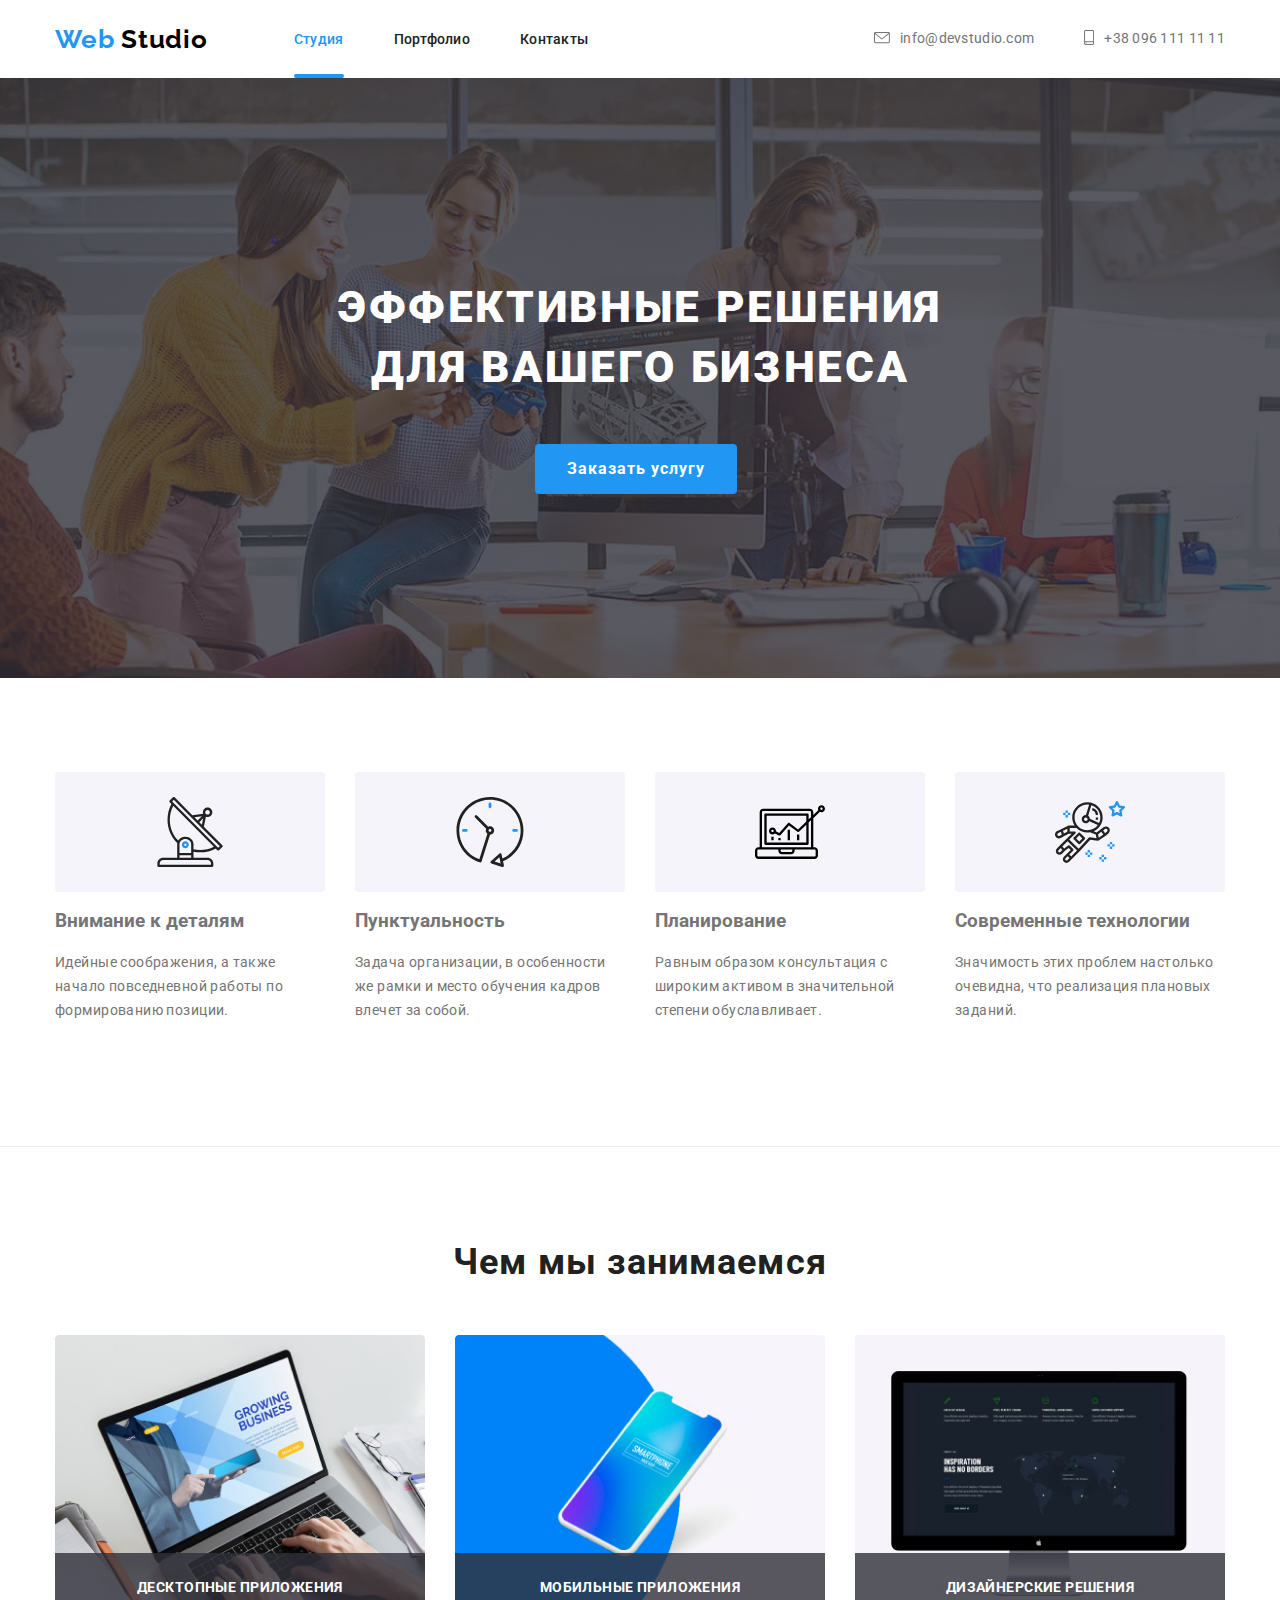
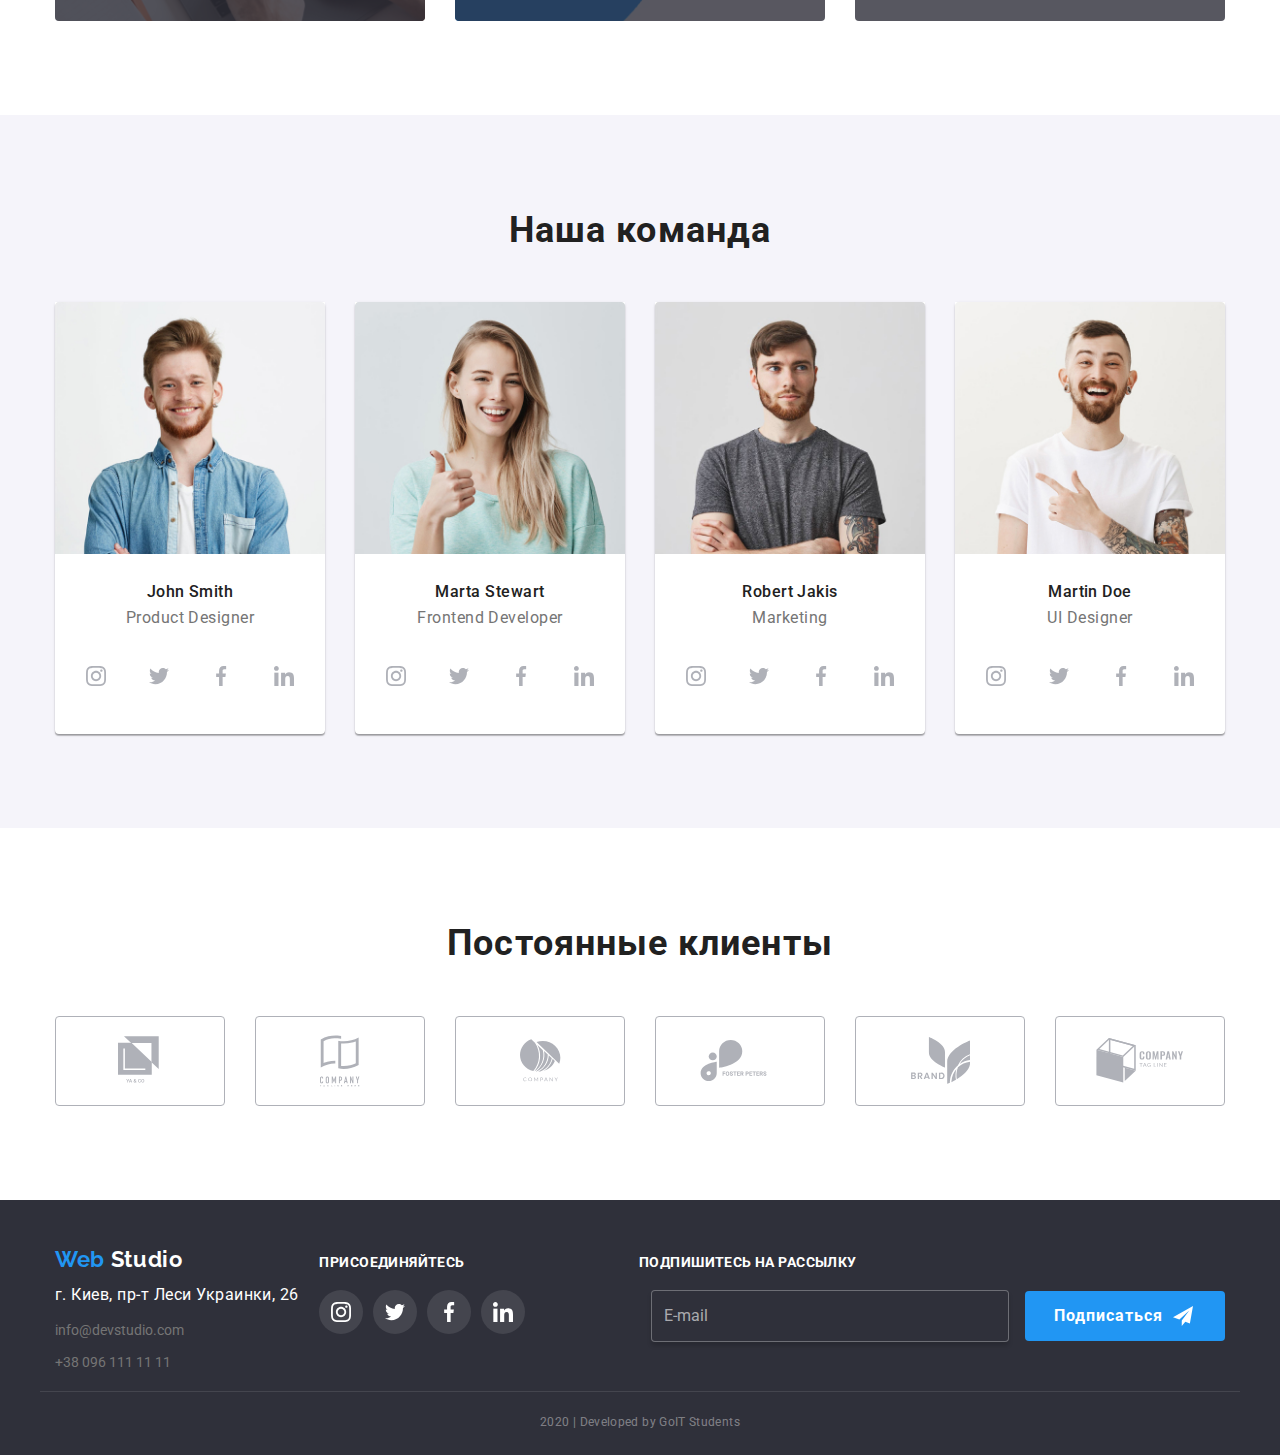
<file: index.html>
<!DOCTYPE html>
<html lang="ru">
  <head>
    <meta charset="UTF-8" />
    <meta name="viewport" content="width=device-width, initial-scale=1.0" />
    <title>Studiya</title>
    <link
      href="https://fonts.googleapis.com/css2?family=Raleway:wght@700&family=Roboto:wght@400;500;700;900&display=swap"
      rel="stylesheet"
    />
    <link
      rel="stylesheet"
      href="https://cdnjs.cloudflare.com/ajax/libs/modern-normalize/0.6.0/modern-normalize.min.css"
    />
    <link rel="stylesheet" href="./css/main.min.css" />
  </head>
  <body>
    <!--Шапка сайта-->
    <header class="page-header">
      <nav class="container main-nav">
        <a href="./index.html" class="logo link">
          <span class="logo-web">Web</span>
          <span class="logo-studio">Studio</span>
        </a>
        <ul class="site-nav list">
          <li class="studio item">
            <a href="./index.html" class="link current">Студия</a>
          </li>
          <li class="portfolio item">
            <a href="./portfolio.html" class="link">Портфолио</a>
          </li>
          <li class="contact item">
            <a href="" class="link">Контакты </a>
          </li>
        </ul>
        <ul class="cont-nav list">
          <li class="item">
            <a href="mailto:info@devstudio.com" class="mail link">
              <svg class="icon-mail" width="16" height="12">
                <use href="./img/symbol-defs.svg#icon-email"></use>
              </svg>
              info@devstudio.com</a
            >
          </li>
          <li class="item">
            <a href="tel:+380961111111" class="phone link">
              <svg class="icon-phone" width="10" height="15">
                <use href="./img/symbol-defs.svg#icon-phone"></use>
              </svg>
              +38 096 111 11 11</a
            >
          </li>
        </ul>
      </nav>
    </header>
    <main>
      <!-- Герой -->
      <section class="hero overlay">
        <div class="hero-item">
          <h1 class="hero-title">эффективные решения для вашего бизнеса</h1>
          <button class="button primary" data-open-modal>
            Заказать услугу
          </button>
        </div>
      </section>
      <!--Преимущества-->
      <section class="section advant">
        <div class="container">
          <h2 class="visually-hidden">Преимущества</h2>
          <ul class="advant-list list">
            <li class="advant-element">
              <div class="advant-item">
                <svg class="icon-advant">
                  <use href="./img/symbol-defs.svg#icon-antenna"></use>
                </svg>
              </div>
              <h3 class="advant-title">Внимание к деталям</h3>
              <p class="advant-text">
                Идейные соображения, а также начало повседневной работы по
                формированию позиции.
              </p>
            </li>
            <li class="advant-element">
              <div class="advant-item">
                <svg class="icon-advant">
                  <use href="./img/symbol-defs.svg#icon-clock"></use>
                </svg>
              </div>
              <h3 class="advant-title">Пунктуальность</h3>
              <p class="advant-text">
                Задача организации, в особенности же рамки и место обучения
                кадров влечет за собой.
              </p>
            </li>
            <li class="advant-element">
              <div class="advant-item">
                <svg class="icon-advant">
                  <use href="./img/symbol-defs.svg#icon-diagram"></use>
                </svg>
              </div>
              <h3 class="advant-title">Планирование</h3>
              <p class="advant-text">
                Равным образом консультация с широким активом в значительной
                степени обуславливает.
              </p>
            </li>
            <li class="advant-element">
              <div class="advant-item">
                <svg class="icon-advant">
                  <use href="./img/symbol-defs.svg#icon-astronaut"></use>
                </svg>
              </div>
              <h3 class="advant-title">Современные технологии</h3>
              <p class="advant-text">
                Значимость этих проблем настолько очевидна, что реализация
                плановых заданий.
              </p>
            </li>
          </ul>
        </div>
      </section>
      <!-- Чем мы занимаемся -->
      <section class="section doing">
        <div class="container">
          <h2 class="section-title">Чем мы занимаемся</h2>
          <ul class="doing-list list">
            <li class="doing-element">
              <div>
                <a href="">
                  <img
                    src="./img/studiya/desktop_applications.jpg"
                    alt="Десктопные приложения"
                    width="370"
                    height="294"
                  />
                </a>
                <p class="doing-text">
                  Десктопные приложения
                </p>
              </div>
            </li>
            <li class="doing-element">
              <a href="">
                <img
                  src="./img/studiya/mobile_applications.jpg"
                  alt="Мобильные приложения"
                  width="370"
                  height="294"
                />
              </a>
              <p class="doing-text">
                Мобильные приложения
              </p>
            </li>
            <li class="doing-element">
              <a href="">
                <img
                  src="./img/studiya/designe_applications.jpg"
                  alt="Дизайнерские решения"
                  width="370"
                  height="294"
                />
              </a>
              <p class="doing-text">
                Дизайнерские решения
              </p>
            </li>
          </ul>
        </div>
      </section>
      <!--Команда-->
      <section class="section team">
        <div class="container Team">
          <h2 class="section-title">Наша команда</h2>
          <ul class="team-list list">
            <li class="team-element">
              <img
                src="./img/studiya/john_smith.jpg"
                alt="На фото Джон Смит"
                width="270"
                height="260"
              />
              <h3 class="team-title">John Smith</h3>
              <p class="team-position">
                Product Designer
              </p>
              <ul class="slinks list">
                <li class="link-slink">
                  <a href="" class="slinks-item" aria-label="Инстаграм">
                    <svg class="icon-slink">
                      <use href="./img/symbol-defs.svg#icon-instagram"></use>
                    </svg>
                  </a>
                </li>
                <li class="link-slink">
                  <a href="" class="slinks-item" aria-label="Твитер">
                    <svg class="icon-slink">
                      <use href="./img/symbol-defs.svg#icon-twitter1"></use>
                    </svg>
                  </a>
                </li>
                <li class="link-slink">
                  <a href="" class="slinks-item" aria-label="Фейсбук">
                    <svg class="icon-slink">
                      <use href="./img/symbol-defs.svg#icon-facebook"></use>
                    </svg>
                  </a>
                </li>
                <li class="link-slink">
                  <a href="" class="slinks-item" aria-label="Линкедин">
                    <svg class="icon-slink">
                      <use href="./img/symbol-defs.svg#icon-linkedin"></use>
                    </svg>
                  </a>
                </li>
              </ul>
            </li>
            <li class="team-element">
              <img
                src="./img/studiya/marta_stewart.jpg"
                alt="На фото Марта Стевант"
                width="270"
                height="260"
              />
              <h3 class="team-title">Marta Stewart</h3>
              <p class="team-position">
                Frontend Developer
              </p>
              <ul class="slinks list">
                <li class="link-slink">
                  <a href="" class="slinks-item" aria-label="Инстаграм">
                    <svg class="icon-slink">
                      <use href="./img/symbol-defs.svg#icon-instagram"></use>
                    </svg>
                  </a>
                </li>
                <li class="link-slink">
                  <a href="" class="slinks-item" aria-label="Твитер">
                    <svg class="icon-slink">
                      <use href="./img/symbol-defs.svg#icon-twitter1"></use>
                    </svg>
                  </a>
                </li>
                <li class="link-slink">
                  <a href="" class="slinks-item" aria-label="Фейсбук">
                    <svg class="icon-slink">
                      <use href="./img/symbol-defs.svg#icon-facebook"></use>
                    </svg>
                  </a>
                </li>
                <li class="link-slink">
                  <a href="" class="slinks-item" aria-label="Линкедин">
                    <svg class="icon-slink">
                      <use href="./img/symbol-defs.svg#icon-linkedin"></use>
                    </svg>
                  </a>
                </li>
              </ul>
            </li>
            <li class="team-element">
              <img
                src="./img/studiya/robert_jakis.jpg"
                alt="На фото Роберт Джакис"
                width="270"
                height="260"
              />
              <h3 class="team-title">Robert Jakis</h3>
              <p class="team-position">
                Marketing
              </p>
              <ul class="slinks list">
                <li class="link-slink">
                  <a href="" class="slinks-item" aria-label="Инстаграм">
                    <svg class="icon-slink">
                      <use href="./img/symbol-defs.svg#icon-instagram"></use>
                    </svg>
                  </a>
                </li>
                <li class="link-slink">
                  <a href="" class="slinks-item" aria-label="Твитер">
                    <svg class="icon-slink">
                      <use href="./img/symbol-defs.svg#icon-twitter1"></use>
                    </svg>
                  </a>
                </li>
                <li class="link-slink">
                  <a href="" class="slinks-item" aria-label="Фейсбук">
                    <svg class="icon-slink">
                      <use href="./img/symbol-defs.svg#icon-facebook"></use>
                    </svg>
                  </a>
                </li>
                <li class="link-slink">
                  <a href="" class="slinks-item" aria-label="Линкедин">
                    <svg class="icon-slink">
                      <use href="./img/symbol-defs.svg#icon-linkedin"></use>
                    </svg>
                  </a>
                </li>
              </ul>
            </li>
            <li class="team-element">
              <img
                src="./img/studiya/martin_doe.jpg"
                alt="На фото Мартин Дое"
                width="270"
                height="260"
              />
              <h3 class="team-title">Martin Doe</h3>
              <p class="team-position">
                UI Designer
              </p>
              <ul class="slinks list">
                <li class="link-slink">
                  <a href="" class="slinks-item" aria-label="Инстаграм">
                    <svg class="icon-slink">
                      <use href="./img/symbol-defs.svg#icon-instagram"></use>
                    </svg>
                  </a>
                </li>
                <li class="link-slink">
                  <a href="" class="slinks-item" aria-label="Твитер">
                    <svg class="icon-slink">
                      <use href="./img/symbol-defs.svg#icon-twitter1"></use>
                    </svg>
                  </a>
                </li>
                <li class="link-slink">
                  <a href="" class="slinks-item" aria-label="Фейсбук">
                    <svg class="icon-slink">
                      <use href="./img/symbol-defs.svg#icon-facebook"></use>
                    </svg>
                  </a>
                </li>
                <li class="link-slink">
                  <a href="" class="slinks-item" aria-label="Линкедин">
                    <svg class="icon-slink">
                      <use href="./img/symbol-defs.svg#icon-linkedin"></use>
                    </svg>
                  </a>
                </li>
              </ul>
            </li>
          </ul>
        </div>
      </section>

      <!--Клиенты-->
      <section class="section klient">
        <div class="container">
          <h2 class="section-title">Постоянные клиенты</h2>
          <ul class="klient-list list">
            <li class="klient-element">
              <a href="" class="klient-item">
                <svg class="icon-klient" width="45" height="50">
                  <use href="./img/symbol-defs.svg#icon-client1"></use>
                </svg>
              </a>
            </li>
            <li class="klient-element">
              <a href="" class="klient-item">
                <svg class="icon-klient" width="40" height="52">
                  <use href="./img/symbol-defs.svg#icon-client2"></use>
                </svg>
                <!-- <img src="./img/studiya/client2.svg" alt="Клиент2" /> -->
              </a>
            </li>
            <li class="klient-element">
              <a href="" class="klient-item">
                <svg class="icon-klient" width="41" height="43">
                  <use href="./img/symbol-defs.svg#icon-client3"></use>
                </svg>
                <!-- <img src="./img/studiya/client3.svg" alt="Клиент3" /> -->
              </a>
            </li>
            <li class="klient-element">
              <a href="" class="klient-item">
                <svg class="icon-klient" width="80" height="42">
                  <use href="./img/symbol-defs.svg#icon-client4"></use>
                </svg>
                <!-- <img src="./img/studiya/client4.svg" alt="Клиент4" /> -->
              </a>
            </li>
            <li class="klient-element">
              <a href="" class="klient-item">
                <svg class="icon-klient" width="59" height="47">
                  <use href="./img/symbol-defs.svg#icon-client5"></use>
                </svg>
                <!-- <img src="./img/studiya/client5.svg" alt="Клиент5" /> -->
              </a>
            </li>
            <li class="klient-element">
              <a href="" class="klient-item">
                <svg class="icon-klient" width="88" height="45">
                  <use href="./img/symbol-defs.svg#icon-client6"></use>
                </svg>
                <!-- <img src="./img/studiya/client6.svg" alt="Клиент6" /> -->
              </a>
            </li>
          </ul>
        </div>
      </section>
      <!-- Модальное окно и форма "Заказать услугу" -->
      <div class="backdrop is-hidden" data-backdrop>
        <div class="modal">
          <button class="modal-close" data-close-modal>
            <svg class="icon-modal-button">
              <use href="./img/symbol-defs.svg#icon-icon-btn-modal"></use>
            </svg>
          </button>
          <form class="form js-form" id="modal-form">
            <p class="form-text">Оставьте свои данные, мы вам перезвоним</p>
            <div class="form-container">
              <label class="form-field">
                <input
                  type="text"
                  name="name"
                  class="form-input"
                  placeholder=" "
                />
                <span class="label-text">Имя</span>
                <span class="icon-input">
                  <svg class="icon-person">
                    <use href="./img/symbol-defs.svg#icon-person-black"></use>
                  </svg>
                </span>
              </label>

              <label class="form-field">
                <input
                  type="tel"
                  name="tel"
                  class="form-input"
                  placeholder=" "
                />
                <span class="label-text">Телефон</span>
                <span class="icon-input">
                  <svg class="icon-person">
                    <use href="./img/symbol-defs.svg#icon-phone-black"></use>
                  </svg>
                </span>
              </label>

              <label class="form-field">
                <input
                  type="email"
                  name="mail"
                  class="form-input"
                  placeholder=" "
                />
                <span class="label-text">Почта</span>
                <span class="icon-input">
                  <svg class="icon-person">
                    <use href="./img/symbol-defs.svg#icon-email-black"></use>
                  </svg>
                </span>
              </label>

              <label class="form-field">
                <textarea
                  name="comment"
                  placeholder=" "
                  class="form-input comment"
                ></textarea>
                <span class="label-text comment">Комментарий</span>
              </label>
            </div>
            <div class="form-policy">
              <label class="policy-text">
                <input type="checkbox" name="policy" class="policy-checkbox" />
                <span class="icon-checkbox"></span>
                Согласен с рассылкой и принимаю
                <a target="_blank" href="#" class="policy-text policy-link"
                  >Условия договора</a
                >
              </label>
            </div>
            <button type="submit" class="modal-button">Отправить</button>
          </form>
        </div>
      </div>
    </main>
    <!--Футер-->
    <footer>
      <div class="container page-footer">
        <div class="footer-address">
          <a href="./index.html" class="logo-footer link">
            <span class="logo-web">Web</span>
            <span class="logo-foot">Studio</span>
          </a>
          <address class="address-container">
            <p class="add">г. Киев, пр-т Леси Украинки, 26</p>
            <a href="mailto:info@devstudio.com" class="add-link link"
              >info@devstudio.com</a
            ><br />
            <a href="tel:+380961111111" class="add-link link"
              >+38 096 111 11 11</a
            >
          </address>
        </div>
        <div class="footer-slikns">
          <p class="slikns-text">присоединяйтесь</p>
          <ul class="slikns-list list">
            <li class="slikns-links">
              <a href="" class="icon-slinks" aria-label="Ссылка на instagram ">
                <svg class="icon-slink">
                  <use href="./img/symbol-defs.svg#icon-instagram"></use>
                </svg>
              </a>
            </li>
            <li class="slikns-links">
              <a href="" class="icon-slinks" aria-label="Ссылка на twitter ">
                <svg class="icon-slink">
                  <use href="./img/symbol-defs.svg#icon-twitter1"></use>
                </svg>
              </a>
            </li>
            <li class="slikns-links">
              <a href="" class="icon-slinks" aria-label="Ссылка на facebook ">
                <svg class="icon-slink">
                  <use href="./img/symbol-defs.svg#icon-facebook"></use>
                </svg>
              </a>
            </li>
            <li class="slikns-links">
              <a href="" class="icon-slinks" aria-label="Ссылка на linkedln ">
                <svg class="icon-slink">
                  <use href="./img/symbol-defs.svg#icon-linkedin"></use>
                </svg>
              </a>
            </li>
          </ul>
        </div>
        <div class="footer-subscription">
          <p class="slikns-text">подпишитесь на рассылку</p>
          <div class="sub-container">
            <form class="js-form" id="footer-form">
              <input type="email" class="email-input" placeholder="E-mail" />
              <button type="submit" class="button-secondary">
                Подписаться
                <svg class="icon-button" width="24" height="24">
                  <use href="./img/symbol-defs.svg#icon-icon_send"></use>
                </svg>
              </button>
            </form>
          </div>
        </div>
      </div>
      <p class="copyringht container">2020 | Developed by GoIT Students</p>
    </footer>
    <!-- Javascript для модального окна -->
    <script>
      const refs = {
        openModalBtn: document.querySelector('[data-open-modal]'),
        closeModalBtn: document.querySelector('[data-close-modal]'),
        backdrop: document.querySelector('[data-backdrop]'),
      };

      refs.openModalBtn.addEventListener('click', toggleModal);
      refs.closeModalBtn.addEventListener('click', toggleModal);

      refs.backdrop.addEventListener('click', logBackdropClick);

      function toggleModal() {
        refs.backdrop.classList.toggle('is-hidden');
      }

      function logBackdropClick() {
        console.log('Это клик в бекдроп');
      }
    </script>
    <!-- Javascript для модальной формы  -->
    <script>
      (() => {
        document.querySelector('.js-form').addEventListener('submit', e => {
          e.preventDefault();

          new FormData(e.currentTarget).forEach((value, name) =>
            console.log(`${name}: ${value}`),
          );

          e.currentTarget.reset();
        });
      })();
    </script>
  </body>
</html>
</file>
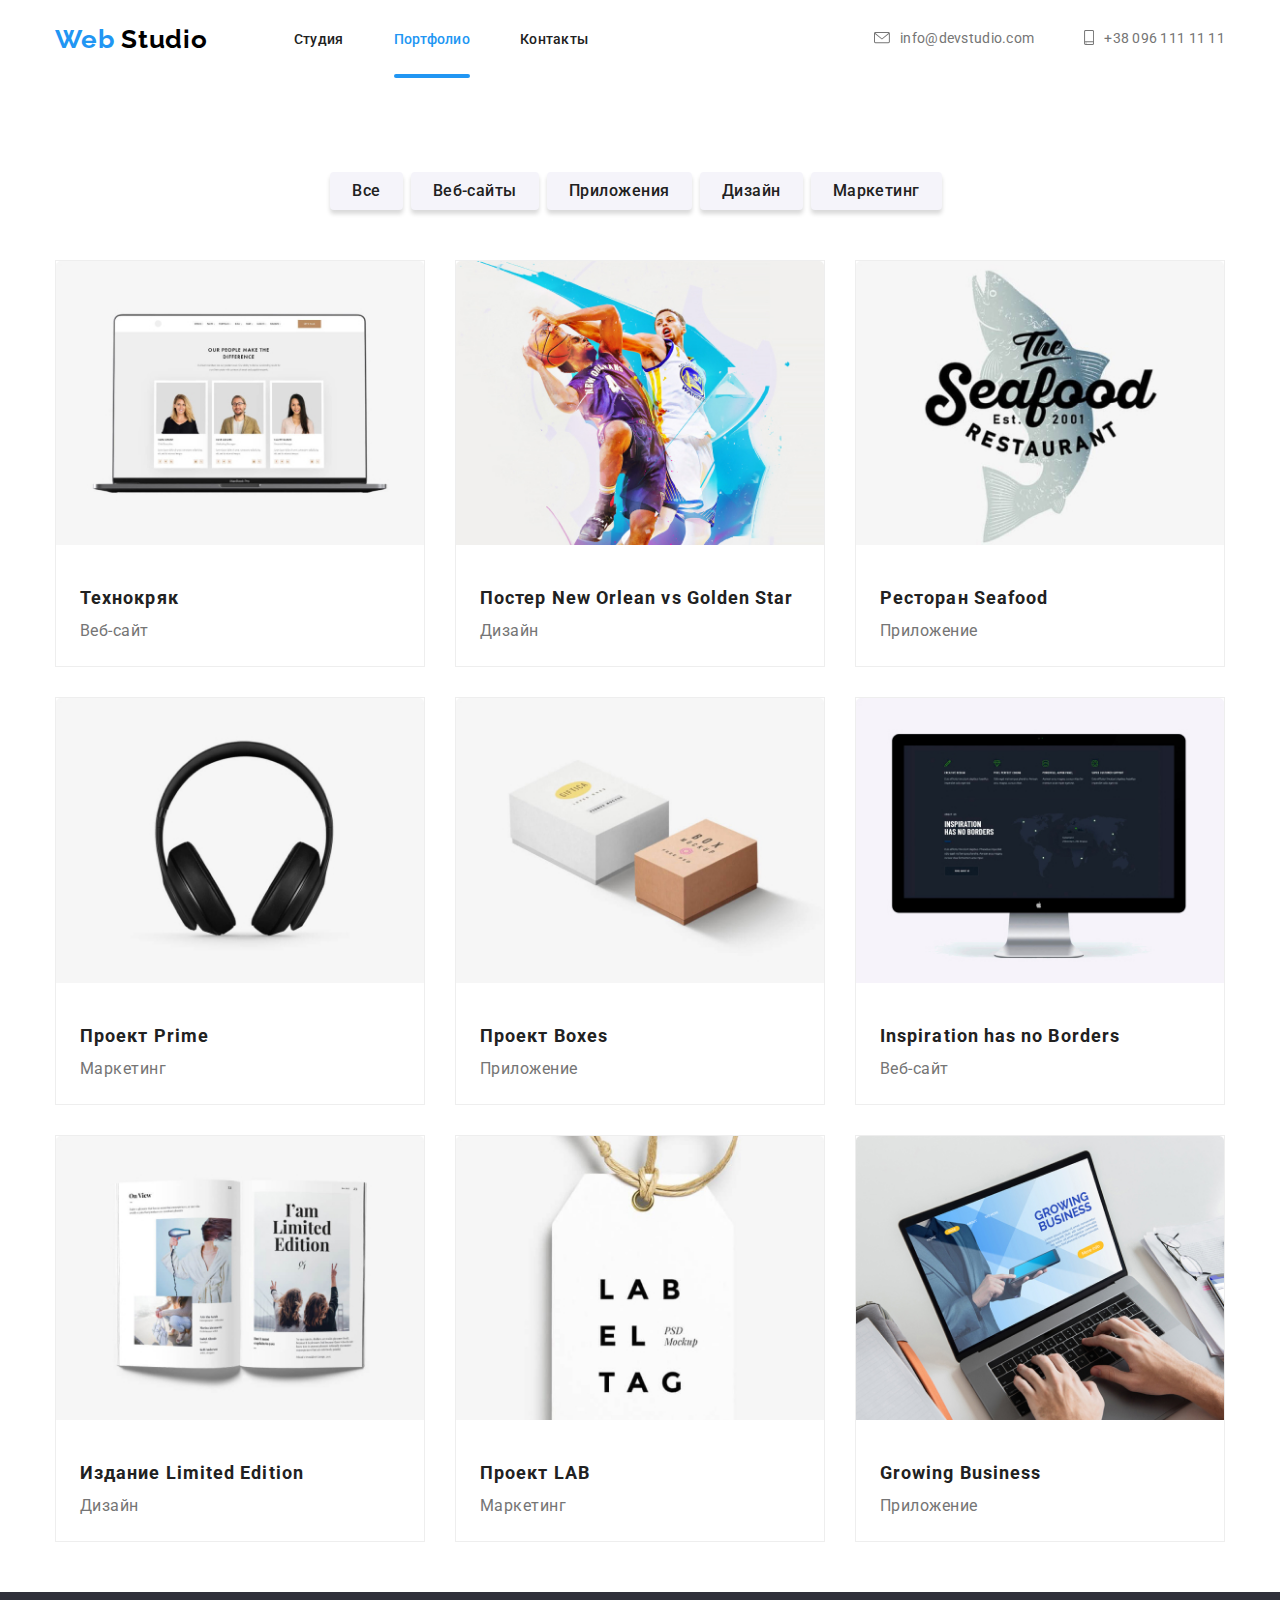
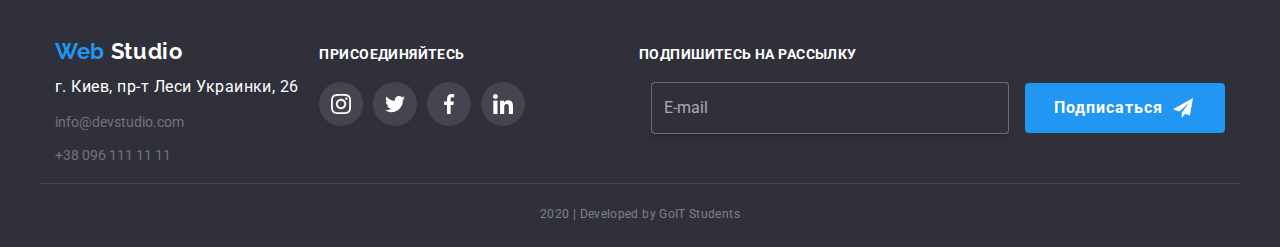
<file: portfolio.html>
<!DOCTYPE html>
<html lang="ru">
  <head>
    <meta charset="UTF-8" />
    <meta name="viewport" content="width=device-width, initial-scale=1.0" />
    <title>Portfolio</title>
    <link
      href="https://fonts.googleapis.com/css2?family=Raleway:wght@700&family=Roboto:wght@400;500;700;900&display=swap"
      rel="stylesheet"
    />
    <link
      rel="stylesheet"
      href="https://cdnjs.cloudflare.com/ajax/libs/modern-normalize/0.6.0/modern-normalize.min.css"
    />
    <link rel="stylesheet" href="./css/main.min.css" />
  </head>
  <body>
    <!--Шапка сайта-->
    <header class="page-header">
      <nav class="container main-nav">
        <a href="./index.html" class="logo link">
          <span class="logo-web">Web</span>
          <span class="logo-studio">Studio</span>
        </a>

        <ul class="site-nav list">
          <li class="studio item">
            <a href="./index.html" class="link">Студия</a>
          </li>
          <li class="portfolio item">
            <a href="./portfolio.html" class="link current">Портфолио</a>
          </li>
          <li class="contact item"><a href="" class="link">Контакты </a></li>
        </ul>

        <ul class="cont-nav list">
          <li class="item">
            <a href="mailto:info@devstudio.com" class="mail link">
              <svg class="icon-mail" width="16" height="12">
                <use href="./img/symbol-defs.svg#icon-email"></use>
              </svg>
              info@devstudio.com</a
            >
          </li>
          <li class="item">
            <a href="tel:+380961111111" class="phone link">
              <svg class="icon-phone" width="10" height="15">
                <use href="./img/symbol-defs.svg#icon-phone"></use>
              </svg>
              +38 096 111 11 11</a
            >
          </li>
        </ul>
      </nav>
    </header>
    <main>
      <section class="section project">
        <div class="container">
          <h1 class="visually-hidden">Наши проекты</h1>
          <ul class="project list">
            <li><button type="button" class="button">Все</button></li>
            <li>
              <button type="button" class="button">Веб-сайты</button>
            </li>
            <li>
              <button type="button" class="button">Приложения</button>
            </li>
            <li>
              <button type="button" class="button">Дизайн</button>
            </li>
            <li>
              <button type="button" class="button">Маркетинг</button>
            </li>
          </ul>
          <ul class="description list">
            <li class="description-item">
              <a href="" class="link-text">
                <div class="description-element">
                  <img
                    src="./img/portfolio/tehnokryak.jpg"
                    alt="Технокряк"
                    width="370"
                    height="294"
                  />
                  <p class="description-text">
                    Технокряк это современная площадка распространения
                    коронавируса.Компании используют эту платформу для цифрового
                    шпионажа и атак на защищённые сервера конкурентов.
                  </p>
                </div>
                <div class="project-title">
                  <h2 class="project-name">Технокряк</h2>
                  <p>
                    Веб-сайт
                  </p>
                </div>
              </a>
            </li>
            <li class="description-item">
              <a href="" class="link-text">
                <div class="description-element">
                  <img
                    src="./img/portfolio/poster_new_golden_starts.jpg"
                    alt="Два баскетболиста"
                    width="370"
                    height="294"
                  />
                  <p class="description-text">
                    Технокряк это современная площадка распространения
                    коронавируса.Компании используют эту платформу для цифрового
                    шпионажа и атак на защищённые сервера конкурентов.
                  </p>
                </div>
                <div class="project-title">
                  <h2 class="project-name">Постер New Orlean vs Golden Star</h2>
                  <p>Дизайн</p>
                </div>
              </a>
            </li>
            <li class="description-item">
              <a href="" class="link-text">
                <div class="description-element">
                  <img
                    src="./img/portfolio/seafood.jpg"
                    alt="Рыба"
                    width="370"
                    height="294"
                  />
                  <p class="description-text">
                    Технокряк это современная площадка распространения
                    коронавируса.Компании используют эту платформу для цифрового
                    шпионажа и атак на защищённые сервера конкурентов.
                  </p>
                </div>
                <div class="project-title">
                  <h2 class="project-name">Ресторан Seafood</h2>
                  <p>Приложение</p>
                </div>
              </a>
            </li>
            <li class="description-item">
              <a href="" class="link-text">
                <div class="description-element">
                  <img
                    src="./img/portfolio/project_prime.jpg"
                    alt="Наушники"
                    width="370"
                    height="294"
                  />
                  <p class="description-text">
                    Технокряк это современная площадка распространения
                    коронавируса.Компании используют эту платформу для цифрового
                    шпионажа и атак на защищённые сервера конкурентов.
                  </p>
                </div>
                <div class="project-title">
                  <h2 class="project-name">Проект Prime</h2>
                  <p>Маркетинг</p>
                </div>
              </a>
            </li>
            <li class="description-item">
              <a href="" class="link-text">
                <div class="description-element">
                  <img
                    src="./img/portfolio/progect_boxes.jpg"
                    alt="Два картонных коробка"
                    width="370"
                    height="294"
                  />
                  <p class="description-text">
                    Технокряк это современная площадка распространения
                    коронавируса.Компании используют эту платформу для цифрового
                    шпионажа и атак на защищённые сервера конкурентов.
                  </p>
                </div>
                <div class="project-title">
                  <h2 class="project-name">Проект Boxes</h2>
                  <p>Приложение</p>
                </div>
              </a>
            </li>
            <li class="description-item">
              <a href="" class="link-text">
                <div class="description-element">
                  <img
                    src="./img/portfolio/inspiration_has_no_borders.jpg"
                    alt="Монитор"
                    width="370"
                    height="294"
                  />
                  <p class="description-text">
                    Технокряк это современная площадка распространения
                    коронавируса.Компании используют эту платформу для цифрового
                    шпионажа и атак на защищённые сервера конкурентов.
                  </p>
                </div>
                <div class="project-title">
                  <h2 class="project-name">Inspiration has no Borders</h2>
                  <p>
                    Веб-сайт
                  </p>
                </div>
              </a>
            </li>
            <li class="description-item">
              <a href="" class="link-text">
                <div class="description-element">
                  <img
                    src="./img/portfolio/limited_edition.jpg"
                    alt="Книга"
                    width="370"
                    height="294"
                  />
                  <p class="description-text">
                    Технокряк это современная площадка распространения
                    коронавируса.Компании используют эту платформу для цифрового
                    шпионажа и атак на защищённые сервера конкурентов.
                  </p>
                </div>
                <div class="project-title">
                  <h2 class="project-name">Издание Limited Edition</h2>
                  <p>
                    Дизайн
                  </p>
                </div>
              </a>
            </li>
            <li class="description-item">
              <a href="" class="link-text">
                <div class="description-element">
                  <img
                    src="./img/portfolio/project_lab.jpg"
                    alt="Проект лаб"
                    width="370"
                    height="294"
                  />
                  <p class="description-text">
                    Технокряк это современная площадка распространения
                    коронавируса.Компании используют эту платформу для цифрового
                    шпионажа и атак на защищённые сервера конкурентов.
                  </p>
                </div>
                <div class="project-title">
                  <h2 class="project-name">Проект LAB</h2>
                  <p>
                    Маркетинг
                  </p>
                </div>
              </a>
            </li>
            <li class="description-item">
              <a href="" class="link-text">
                <div class="description-element">
                  <img
                    src="./img/portfolio/growing_business.jpg"
                    alt="Ноутбук"
                    width="370"
                    height="294"
                  />
                  <p class="description-text">
                    Технокряк это современная площадка распространения
                    коронавируса.Компании используют эту платформу для цифрового
                    шпионажа и атак на защищённые сервера конкурентов.
                  </p>
                </div>
                <div class="project-title">
                  <h2 class="project-name">Growing Business</h2>
                  <p>
                    Приложение
                  </p>
                </div>
              </a>
            </li>
          </ul>
        </div>
      </section>
    </main>
    <footer>
      <div class="container page-footer">
        <div class="footer-address">
          <a href="./index.html" class="logo logo-footer link">
            <span class="logo-web">Web</span>
            <span class="logo-foot">Studio</span>
          </a>
          <address class="address-container">
            <p class="add">г. Киев, пр-т Леси Украинки, 26</p>
            <a href="mailto:info@devstudio.com" class="add-link link"
              >info@devstudio.com</a
            ><br />
            <a href="tel:+380961111111" class="add-link link"
              >+38 096 111 11 11</a
            >
          </address>
        </div>
        <div class="footer-slikns">
          <p class="slikns-text">присоединяйтесь</p>
          <ul class="slikns-list list">
            <li class="slikns-links">
              <a href="" class="icon-slinks" aria-label="Ссылка на instagram ">
                <svg class="icon-slink">
                  <use href="./img/symbol-defs.svg#icon-instagram"></use>
                </svg>
              </a>
            </li>
            <li class="slikns-links">
              <a href="" class="icon-slinks" aria-label="Ссылка на twitter ">
                <svg class="icon-slink">
                  <use href="./img/symbol-defs.svg#icon-twitter1"></use>
                </svg>
              </a>
            </li>
            <li class="slikns-links">
              <a href="" class="icon-slinks" aria-label="Ссылка на facebook ">
                <svg class="icon-slink">
                  <use href="./img/symbol-defs.svg#icon-facebook"></use>
                </svg>
              </a>
            </li>
            <li class="slikns-links">
              <a href="" class="icon-slinks" aria-label="Ссылка на linkedln ">
                <svg class="icon-slink">
                  <use href="./img/symbol-defs.svg#icon-linkedin"></use>
                </svg>
              </a>
            </li>
          </ul>
        </div>
        <div class="footer-subscription">
          <p class="slikns-text">подпишитесь на рассылку</p>
          <div class="sub-container">
            <form class="js-form" id="footer-form">
              <input type="email" class="email-input" placeholder="E-mail" />
              <button type="submit" class="button-secondary">
                Подписаться
                <svg class="icon-button" width="24" height="24">
                  <use href="./img/symbol-defs.svg#icon-icon_send"></use>
                </svg>
              </button>
            </form>
          </div>
        </div>
      </div>
      <p class="copyringht container">2020 | Developed by GoIT Students</p>
    </footer>
  </body>
</html>
</file>
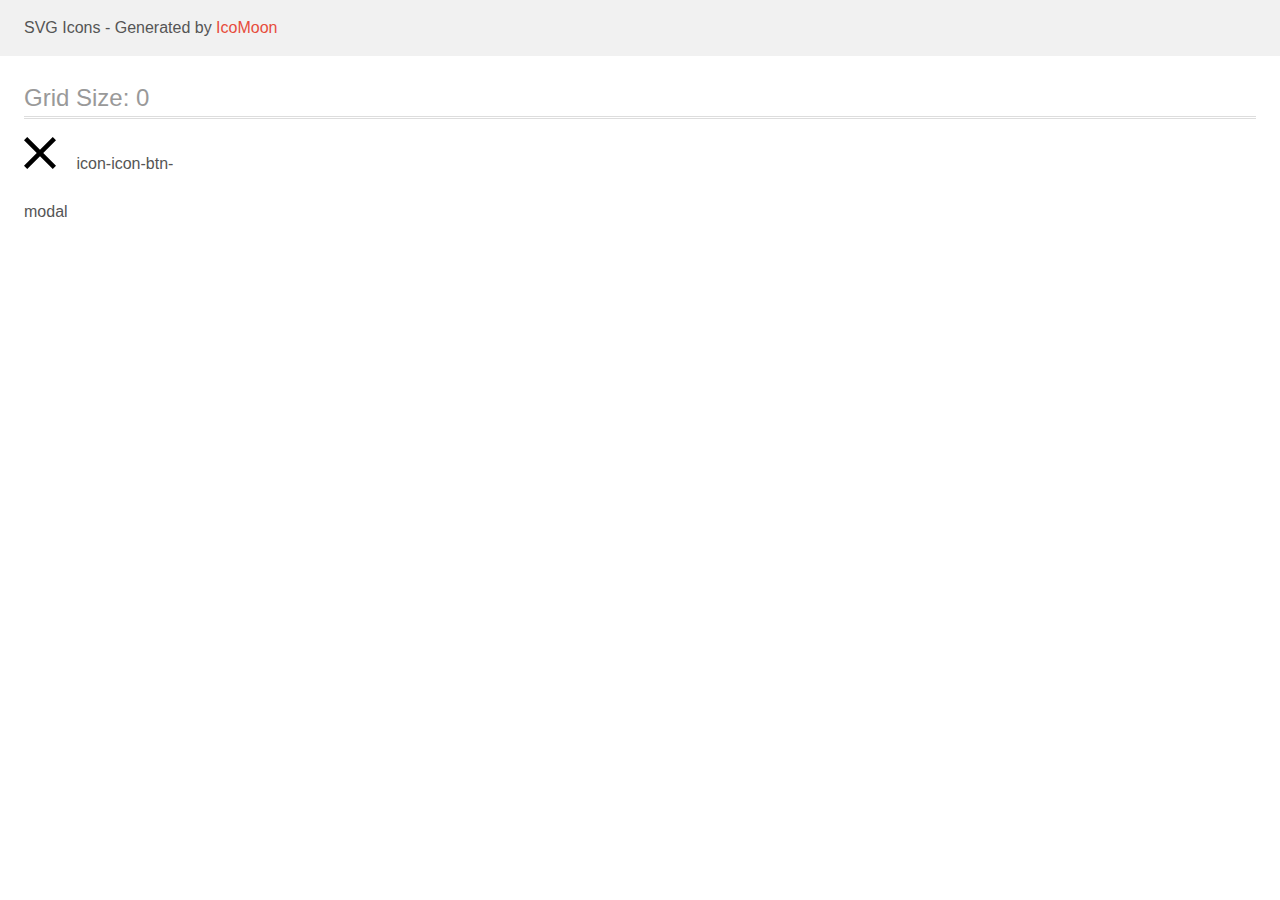
<file: img/icomoon (1)/demo.html>
<!doctype html>
<html>
<head>
    <title>IcoMoon - SVG Icons</title>
    <meta charset="utf-8">
    <meta name="viewport" content="width=device-width, initial-scale=1">
    <link rel="stylesheet" href="demo-files/demo.css">
    <link rel="stylesheet" href="style.css">
</head>
<body>
<svg aria-hidden="true" style="position: absolute; width: 0; height: 0; overflow: hidden;" version="1.1" xmlns="http://www.w3.org/2000/svg" xmlns:xlink="http://www.w3.org/1999/xlink">
<defs>
<symbol id="icon-icon-btn-modal" viewBox="0 0 32 32">
<path d="M32 3.223l-3.223-3.223-12.777 12.777-12.777-12.777-3.223 3.223 12.777 12.777-12.777 12.777 3.223 3.223 12.777-12.777 12.777 12.777 3.223-3.223-12.777-12.777 12.777-12.777z"></path>
</symbol>
</defs>
</svg>

<header class="bgc1 clearfix">
<div class="mhl">
    <p>SVG Icons - Generated by <a href="https://icomoon.io/app">IcoMoon</a></p>
</div>
</header>
    <div class="clearfix mhl ptl">
        <h1 class="mvm mtn fgc1">Grid Size: 0</h1>
        <div class="glyph fs1">
            <div class="clearfix pbs">
                <svg class="icon icon-icon-btn-modal"><use xlink:href="#icon-icon-btn-modal"></use></svg><span class="name"> icon-icon-btn-modal</span>
            </div>
        </div>
  </div>
<script defer src="svgxuse.js"></script>
</body>
</html>
</file>
<file: img/icomoon (1)/demo-files/demo.css>
body {
  padding: 0;
  margin: 0;
  font-family: sans-serif;
  font-size: 1em;
  line-height: 1.5;
  color: #555;
  background: #fff;
}
h1 {
  font-size: 1.5em;
  font-weight: normal;
  box-shadow: 0 1px #ddd, 0 2px #fff, 0 3px #ddd;
}
small {
  font-size: .66666667em;
}
a {
  color: #e74c3c;
  text-decoration: none;
}
a:hover, a:focus {
  box-shadow: 0 1px #e74c3c;
}
.bshadow0, input {
  box-shadow: inset 0 -2px #e7e7e7;
}
input:hover {
  box-shadow: inset 0 -2px #ccc;
}
input, fieldset {
  font-size: 1em;
  margin: 0;
  padding: 0;
  border: 0;
}
input {
  color: inherit;
  line-height: 1.5;
  height: 1.5em;
  padding: .25em 0;
}
input:focus {
  outline: none;
  box-shadow: inset 0 -2px #449fdb;
}
.glyph {
  font-size: 16px;
  margin-right: 1.5em;
  float: left;
  width: 6em;
}
svg {
  color: #000;
}
.liga {
  width: 80%;
  width: calc(100% - 2.5em);
}
.talign-right {
  text-align: right;
}
.talign-center {
  text-align: center;
}
.bgc1 {
  background: #f1f1f1;
}
.fgc0 {
  color: #000;
}
.fgc1 {
  color: #999;
}
p {
  margin-top: 1em;
  margin-bottom: 1em;
}
.mvm {
  margin-top: .75em;
  margin-bottom: .75em;
}
.mtn {
  margin-top: 0;
}
.mtl, .mal {
  margin-top: 1.5em;
}
.mbl, .mal {
  margin-bottom: 1.5em;
}
.mal, .mhl {
  margin-left: 1.5em;
  margin-right: 1.5em;
}
.mhmm {
  margin-left: 1em;
  margin-right: 1em;
}
.ptl {
  padding-top: 1.5em;
}
.pbs, .pvs {
  padding-bottom: .25em;
}
.pvs, .pts {
  padding-top: .25em;
}
.unit {
  float: left;
}
.unitRight {
  float: right;
}
.size1of2 {
  width: 50%;
}
.size1of1 {
  width: 100%;
}
.clearfix:before, .clearfix:after {
  content: " ";
  display: table;
}
.clearfix:after {
  clear: both;
}
.hidden-true {
  display: none;
}
.textbox0 {
  width: 3em;
  background: #f1f1f1;
  padding: .25em .5em;
  line-height: 1.5;
  height: 1.5em;
}
.fs0 {
  font-size: 16px;
}
.fs1 {
  font-size: 32px;
}
.name {
  font-size: 0.5em;
  margin-left: 1em;
}
</file>
<file: img/icomoon (1)/style.css>
.icon {
  display: inline-block;
  width: 1em;
  height: 1em;
  stroke-width: 0;
  stroke: currentColor;
  fill: currentColor;
}

/* ==========================================
Single-colored icons can be modified like so:
.icon-name {
  font-size: 32px;
  color: red;
}
========================================== */
</file>
<file: css/main.min.css>
/*! modern-normalize v0.6.0 | MIT License | https://github.com/sindresorhus/modern-normalize */*,*::before,*::after{-webkit-box-sizing:border-box;box-sizing:border-box}:root{-moz-tab-size:4;-o-tab-size:4;tab-size:4}html{line-height:1.15;-webkit-text-size-adjust:100%}body{margin:0}body{font-family:system-ui,-apple-system,"Segoe UI",Roboto,Helvetica,Arial,sans-serif,"Apple Color Emoji","Segoe UI Emoji"}hr{height:0}abbr[title]{-webkit-text-decoration:underline dotted;text-decoration:underline dotted}b,strong{font-weight:bolder}code,kbd,samp,pre{font-family:SFMono-Regular, Consolas, 'Liberation Mono', Menlo, monospace;font-size:1em}small{font-size:80%}sub,sup{font-size:75%;line-height:0;position:relative;vertical-align:baseline}sub{bottom:-0.25em}sup{top:-0.5em}button,input,optgroup,select,textarea{font-family:inherit;font-size:100%;line-height:1.15;margin:0}button,select{text-transform:none}button,[type='button'],[type='reset'],[type='submit']{-webkit-appearance:button}button::-moz-focus-inner,[type='button']::-moz-focus-inner,[type='reset']::-moz-focus-inner,[type='submit']::-moz-focus-inner{border-style:none;padding:0}button:-moz-focusring,[type='button']:-moz-focusring,[type='reset']:-moz-focusring,[type='submit']:-moz-focusring{outline:1px dotted ButtonText}fieldset{padding:0.35em 0.75em 0.625em}legend{padding:0}progress{vertical-align:baseline}[type='number']::-webkit-inner-spin-button,[type='number']::-webkit-outer-spin-button{height:auto}[type='search']{-webkit-appearance:textfield;outline-offset:-2px}[type='search']::-webkit-search-decoration{-webkit-appearance:none}::-webkit-file-upload-button{-webkit-appearance:button;font:inherit}summary{display:list-item}.visually-hidden{position:absolute;width:1px;height:1px;margin:-1px;border:0;padding:0;clip:rect(0 0 0 0);overflow:hidden}.logo,.logo-footer{font-family:Raleway,sans-serif;font-weight:700;line-height:1;letter-spacing:0.03em;text-decoration:none}.cont-nav,.button-secondary,.button.primary{display:-webkit-inline-box;display:-ms-inline-flexbox;display:inline-flex;-webkit-box-align:center;-ms-flex-align:center;align-items:center}.slikns-list .icon-slinks,.list,.advant,.advant-item,.slinks .slinks-item,.klient-item{display:-webkit-box;display:-ms-flexbox;display:flex;-webkit-box-align:center;-ms-flex-align:center;align-items:center}.hero-item,.hero-title,.overlay,.modal-button{margin-left:auto;margin-right:auto}body{font-family:Roboto,sans-serif;background-color:#fff;color:#757575}.list{list-style:none;margin:0;padding:0}.link{text-decoration:none;color:#757575}.container{margin-left:auto;margin-right:auto;width:1200px;padding-left:15px;padding-right:15px}img{display:block;max-width:100%;height:auto}p{margin:0}.section{padding-top:94px;padding-bottom:94px}.main-nav{display:-webkit-box;display:-ms-flexbox;display:flex;-webkit-box-align:center;-ms-flex-align:center;align-items:center}.logo{font-size:26px}.logo-web{color:#2196f3}.logo-studio{color:#000}.site-nav{display:-webkit-box;display:-ms-flexbox;display:flex;margin-left:86px}.site-nav .link{display:-webkit-inline-box;display:-ms-inline-flexbox;display:inline-flex;padding-top:32px;padding-bottom:32px;color:#212121;font-weight:500;font-size:14px;line-height:1;letter-spacing:.02em;-webkit-transition:color 250ms cubic-bezier(0.4, 0, 0.2, 1);transition:color 250ms cubic-bezier(0.4, 0, 0.2, 1)}.site-nav .link:hover,.site-nav .link:focus{color:#2196f3}.site-nav .current{color:#2196f3}.site-nav .current::after{content:'';position:absolute;width:100%;height:4px;left:0;bottom:0;background-color:#2196f3;border-radius:2px}.site-nav .item{position:relative}.site-nav .item+.item{margin-left:50px}.cont-nav{margin-left:auto;font-size:14px;letter-spacing:0.02em}.cont-nav .link{display:-webkit-inline-box;display:-ms-inline-flexbox;display:inline-flex;-webkit-box-align:center;-ms-flex-align:center;align-items:center;-webkit-transition:color 250ms cubic-bezier(0.4, 0, 0.2, 1);transition:color 250ms cubic-bezier(0.4, 0, 0.2, 1)}.cont-nav .link:hover,.cont-nav .link:focus{color:#2196f3}.cont-nav .item+.item{margin-left:50px}.icon-mail{fill:#757575;margin-right:10px;-webkit-transition:fill 250ms cubic-bezier(0.4, 0, 0.2, 1);transition:fill 250ms cubic-bezier(0.4, 0, 0.2, 1)}.mail:hover .icon-mail,.mail:focus .icon-mail{fill:#2196f3}.icon-phone{fill:#757575;margin-right:10px;-webkit-transition:fill 250ms cubic-bezier(0.4, 0, 0.2, 1);transition:fill 250ms cubic-bezier(0.4, 0, 0.2, 1)}.phone:hover .icon-phone,.phone:focus .icon-phone{fill:#2196f3}footer{background-color:#2f303a;color:#fff}.page-footer{display:-webkit-box;display:-ms-flexbox;display:flex;-webkit-box-align:baseline;-ms-flex-align:baseline;align-items:baseline;padding-top:48px;-webkit-box-pack:justify;-ms-flex-pack:justify;justify-content:space-between}.address-container{font-size:14px;line-height:1.7;font-style:normal}.logo-foot{color:#fff}.logo-footer{display:block;margin-bottom:10px;font-size:22px}.add{margin-top:0;margin-bottom:9px}.add-link{display:inline-block;-webkit-transition:color 250ms cubic-bezier(0.4, 0, 0.2, 1);transition:color 250ms cubic-bezier(0.4, 0, 0.2, 1)}.add-link:not(:last-child){margin-bottom:9px}.add-link:hover,.add-link:focus{color:#2196f3}.email-input{margin:0px 12px 0px;color:#fff;font-size:16px;line-height:1.87;display:inline-block;min-width:358px;padding:10px 58px 10px 12px;border-radius:4px;border-style:solid;border:1px solid rgba(255,255,255,0.3);-webkit-box-shadow:0px 4px 4px rgba(0,0,0,0.15);box-shadow:0px 4px 4px rgba(0,0,0,0.15);background-color:#2f303a;-o-border-image:initial;border-image:initial}.email-input::-webkit-input-placeholder{color:rgba(255,255,255,0.6)}.email-input:-ms-input-placeholder{color:rgba(255,255,255,0.6)}.email-input::-ms-input-placeholder{color:rgba(255,255,255,0.6)}.email-input::placeholder{color:rgba(255,255,255,0.6)}.copyringht{color:rgba(255,255,255,0.4);margin-top:0;margin-bottom:0;padding-top:18px;padding-bottom:21px;font-size:12px;line-height:2;text-align:center;border-top:1px solid rgba(255,255,255,0.1)}.footer-slikns{padding-bottom:21px;margin-right:93px;font-weight:700;font-size:14px;line-height:1.14;text-transform:uppercase}.slikns-list{display:-webkit-box;display:-ms-flexbox;display:flex}.slikns-list .icon-slinks{-webkit-box-pack:center;-ms-flex-pack:center;justify-content:center;width:44px;height:44px;border-radius:50%;background-color:rgba(255,255,255,0.1);-webkit-transition:all 250ms cubic-bezier(0.4, 0, 0.2, 1);transition:all 250ms cubic-bezier(0.4, 0, 0.2, 1);fill:#fff;transition:all 250ms cubic-bezier(0.4, 0, 0.2, 1)}.slikns-list .icon-slinks:hover,.slikns-list .icon-slinks:focus{background-color:#2196f3;-webkit-transform:scale(1.3);transform:scale(1.3)}.slikns-links:not(:last-child){margin-right:10px}.icon-slink{width:20px;height:20px}.slikns-text{margin-bottom:21px;font-weight:700;font-size:14px;line-height:1;letter-spacing:.03em;text-transform:uppercase}.button-secondary{border:none;font-weight:700;font-size:16px;line-height:1.87;letter-spacing:.06em;color:#fff;background-color:#2196f3;text-decoration:none;border-radius:4px;margin-bottom:50px;padding:10px 29px;min-width:200px;-webkit-transition:all 250ms cubic-bezier(0.4, 0, 0.2, 1);transition:all 250ms cubic-bezier(0.4, 0, 0.2, 1)}.button-secondary .icon-button{fill:#fff;-webkit-transition:fill 250ms cubic-bezier(0.4, 0, 0.2, 1);transition:fill 250ms cubic-bezier(0.4, 0, 0.2, 1)}.button-secondary:hover,.button-secondary:focus{background-color:#fff;color:#2196f3;fill:#2196f3}.button-secondary:hover .icon-button{fill:#2196f3}.icon-button{width:20px;height:20px;margin-left:10px}.hero{background-color:rgba(47,48,58,0.8);text-align:center;padding-top:0;padding-bottom:0}.hero-item{padding-top:200px;text-align:center}.hero-title{width:646px;margin-top:0;margin-bottom:46px;font-weight:900;font-size:44px;line-height:1.36;letter-spacing:.06em;text-transform:uppercase;color:#fff}.overlay{max-width:1600px;height:600px;background-image:-webkit-gradient(linear, left top, right top, from(rgba(47,48,58,0.8)), to(rgba(47,48,58,0.8))),url("../img/studiya/header_img.jpg");background-image:linear-gradient(to right, rgba(47,48,58,0.8), rgba(47,48,58,0.8)),url("../img/studiya/header_img.jpg");background-position:center;background-repeat:no-repeat}.button.primary{border:none;font-weight:700;font-size:16px;line-height:1.87;letter-spacing:.06em;color:#fff;background-color:#2196f3;text-decoration:none;border-radius:4px;padding:10px 32px;min-width:200px;-webkit-transition:all 250ms cubic-bezier(0.4, 0, 0.2, 1);transition:all 250ms cubic-bezier(0.4, 0, 0.2, 1)}.button.primary:hover{background-color:#fff;color:#2196f3}.list{-ms-flex-wrap:wrap;flex-wrap:wrap}.section-title{margin:0 0 50px;font-weight:700;font-size:36px;line-height:1.2;letter-spacing:.03em;text-align:center;color:#212121}.advant{border-bottom:1px solid #ececec}.advant-element{margin:0px 0px 30px}.advant-element:not(:last-child){margin-right:30px}.list .advant-element{width:calc((100% - 30px * 3) / 4)}.advant-item{background-color:#f5f4fa;height:120px;border-radius:4px;-webkit-box-pack:center;-ms-flex-pack:center;justify-content:center}.advant-text{margin-top:0;margin-bottom:0;font-weight:400;font-size:14px;line-height:1.7;letter-spacing:.03em}.advant.advant-title{margin-top:30px;margin-bottom:10px;font-weight:700;font-size:14px;line-height:1;letter-spacing:.03em;text-transform:uppercase;color:#212121}.icon-advant{width:70px;height:70px}.list.advant-list{display:-webkit-box;display:-ms-flexbox;display:flex}.doing-text{position:absolute;bottom:0;left:0;width:100%;margin-top:0;margin-bottom:0;padding:27px;font-weight:700;font-size:14px;line-height:1;letter-spacing:.03em;text-align:center;text-transform:uppercase;background:rgba(47,48,58,0.8);border-radius:0px 0px 4px 4px;color:#fff}.doing-element{position:relative;width:calc((100% - 30px * 2) / 3);border-radius:0px 0px 4px 4px}.doing-element:not(:last-child){margin-right:30px}.list .doing-element{position:relative;width:calc((100% - 30px * 2) / 3);border-radius:0px 0px 4px 4px}.team{background-color:#f5f4fa}.team-position{margin-top:0;margin-bottom:28px;font-weight:400;font-size:16px;line-height:1;letter-spacing:.03em;-webkit-columns:#757575;columns:#757575}.team-title{margin-top:30px;margin-bottom:10px;font-weight:500;font-size:16px;line-height:1;letter-spacing:.03em;color:#212121}.list.slinks{-webkit-box-pack:space-evenly;-ms-flex-pack:space-evenly;justify-content:space-evenly;padding-bottom:36px}.team-element{background-color:#fff;width:calc((100% - 30px * 3) / 4);text-align:center;-webkit-box-shadow:0px 2px 1px rgba(0,0,0,0.2),0px 1px 1px rgba(0,0,0,0.14),0px 1px 3px rgba(0,0,0,0.12);box-shadow:0px 2px 1px rgba(0,0,0,0.2),0px 1px 1px rgba(0,0,0,0.14),0px 1px 3px rgba(0,0,0,0.12);border-radius:4px}.team-element:not(:last-child){margin-right:30px}.slinks .slinks-item{-webkit-box-pack:center;-ms-flex-pack:center;justify-content:center;width:44px;height:44px;background-color:#fff;border-radius:50%;-webkit-transition:all 250ms cubic-bezier(0.4, 0, 0.2, 1);transition:all 250ms cubic-bezier(0.4, 0, 0.2, 1)}.slinks .slinks-item:hover,.slinks .slinks-item:focus{background-color:#2196f3;-webkit-transform:scale(1.1);transform:scale(1.1)}.slinks .icon-slink{fill:#afb1b8;-webkit-transition:fill 250ms cubic-bezier(0.4, 0, 0.2, 1);transition:fill 250ms cubic-bezier(0.4, 0, 0.2, 1)}.slinks .slinks-item:hover .icon-slink{fill:#fff;-webkit-transform:scale(1.1);transform:scale(1.1)}.klient-item{-webkit-box-pack:center;-ms-flex-pack:center;justify-content:center;width:170px;height:90px;border:1px solid #afb1b8;border-radius:4px;-webkit-transition:border-color 250ms cubic-bezier(0.4, 0, 0.2, 1);transition:border-color 250ms cubic-bezier(0.4, 0, 0.2, 1);-webkit-transform:250ms cubic-bezier(0.4, 0, 0.2, 1);transform:250ms cubic-bezier(0.4, 0, 0.2, 1)}.klient-item:hover{border-color:#2196f3;-webkit-transform:scale(1.1);transform:scale(1.1)}.klient-element:not(:last-child){margin-right:30px}.klient-list .icon-klient{fill:#afb1b8;-webkit-transition:fill 250ms cubic-bezier(0.4, 0, 0.2, 1);transition:fill 250ms cubic-bezier(0.4, 0, 0.2, 1);-webkit-transform:250ms cubic-bezier(0.4, 0, 0.2, 1);transform:250ms cubic-bezier(0.4, 0, 0.2, 1)}.klient-element:hover .klient-item{border-color:#2196f3;-webkit-transform:scale(1.1);transform:scale(1.1)}.klient-item:hover .icon-klient{fill:#2196f3;-webkit-transform:scale(1.1);transform:scale(1.1)}.backdrop{position:fixed;top:0;right:0;width:100%;height:100%;background-color:rgba(0,0,0,0.2);-webkit-transition:all 250ms cubic-bezier(0.4, 0, 0.2, 1);transition:all 250ms cubic-bezier(0.4, 0, 0.2, 1)}.backdrop.is-hidden{opacity:0;pointer-events:none;-webkit-transform:scale(2);transform:scale(2)}.modal{position:absolute;top:50%;left:50%;-webkit-transform:translate(-50%, -50%);transform:translate(-50%, -50%);min-width:528px;min-height:581px;background-color:#fff;-webkit-box-shadow:0px 2px 1px rgba(0,0,0,0.2),0px 1px 1px rgba(0,0,0,0.14),0px 1px 3px rgba(0,0,0,0.12);box-shadow:0px 2px 1px rgba(0,0,0,0.2),0px 1px 1px rgba(0,0,0,0.14),0px 1px 3px rgba(0,0,0,0.12);border-radius:4px;-webkit-transition:-webkit-transform 250ms cubic-bezier(0.4, 0, 0.2, 1);transition:-webkit-transform 250ms cubic-bezier(0.4, 0, 0.2, 1);transition:transform 250ms cubic-bezier(0.4, 0, 0.2, 1);transition:transform 250ms cubic-bezier(0.4, 0, 0.2, 1), -webkit-transform 250ms cubic-bezier(0.4, 0, 0.2, 1)}.modal>.modal-close{position:absolute;top:0;right:0;width:30px;height:30px;border-radius:50%;border-color:transparent;-webkit-transform:translate(10px, -10px);transform:translate(10px, -10px);background-color:#fff;-webkit-box-shadow:0px 2px 1px rgba(0,0,0,0.2),0px 1px 1px rgba(0,0,0,0.14),0px 1px 3px rgba(0,0,0,0.12);box-shadow:0px 2px 1px rgba(0,0,0,0.2),0px 1px 1px rgba(0,0,0,0.14),0px 1px 3px rgba(0,0,0,0.12);cursor:pointer;-webkit-transition:-webkit-transform 250ms cubic-bezier(0.4, 0, 0.2, 1);transition:-webkit-transform 250ms cubic-bezier(0.4, 0, 0.2, 1);transition:transform 250ms cubic-bezier(0.4, 0, 0.2, 1);transition:transform 250ms cubic-bezier(0.4, 0, 0.2, 1), -webkit-transform 250ms cubic-bezier(0.4, 0, 0.2, 1)}.modal>.modal-close:hover,.modal>.modal-close:focus{background-color:#2196f3}.form{padding:40px}.form-text{font-weight:700;font-size:20px;line-height:1.15;letter-spacing:.03em;text-align:center;color:#212121;margin-bottom:30px}.icon-modal-button{width:11px;height:11px;fill:#000}.label-text{position:absolute;top:12px;left:42px;font-weight:14px;font-size:1.15;line-height:.01em;color:#757575;-webkit-transition:-webkit-transform 250ms cubic-bezier(0.4, 0, 0.2, 1);transition:-webkit-transform 250ms cubic-bezier(0.4, 0, 0.2, 1);transition:transform 250ms cubic-bezier(0.4, 0, 0.2, 1);transition:transform 250ms cubic-bezier(0.4, 0, 0.2, 1), -webkit-transform 250ms cubic-bezier(0.4, 0, 0.2, 1);-webkit-transition:color 250ms cubic-bezier(0.4, 0, 0.2, 1);transition:color 250ms cubic-bezier(0.4, 0, 0.2, 1)}.form-field{position:relative;display:-webkit-box;display:-ms-flexbox;display:flex;-webkit-box-orient:vertical;-webkit-box-direction:normal;-ms-flex-direction:column;flex-direction:column}.form-field:not(:last-child){margin-bottom:28px}.form-policy{text-align:center;margin-bottom:30px}.form-policy input{margin-right:8px;vertical-align:middle}.form-input{width:448px;padding:12px 16px 12px 42px;border:1px solid rgba(33,33,33,0.2);-webkit-box-sizing:border-box;box-sizing:border-box;border-radius:4px;font-size:14px;outline-color:#2196f3;-webkit-transition:border-color 250ms cubic-bezier(0.4, 0, 0.2, 1);transition:border-color 250ms cubic-bezier(0.4, 0, 0.2, 1)}.form-input:hover,.form-input:focus,.form-input:not(:placeholder-shown){border-color:#2196f3;-webkit-transition:border-color 250ms cubic-bezier(0.4, 0, 0.2, 1);transition:border-color 250ms cubic-bezier(0.4, 0, 0.2, 1)}.form-input:hover+.label-text,.form-input:focus+.label-text,.form-input:not(:placeholder-shown)+.label-text{color:#2196f3;-webkit-transform:translate(-26px, -32px) scale(0.86);transform:translate(-26px, -32px) scale(0.86);-webkit-transition:-webkit-transform 250ms cubic-bezier(0.4, 0, 0.2, 1);transition:-webkit-transform 250ms cubic-bezier(0.4, 0, 0.2, 1);transition:transform 250ms cubic-bezier(0.4, 0, 0.2, 1);transition:transform 250ms cubic-bezier(0.4, 0, 0.2, 1), -webkit-transform 250ms cubic-bezier(0.4, 0, 0.2, 1);-webkit-transition:all 250ms cubic-bezier(0.4, 0, 0.2, 1);transition:all 250ms cubic-bezier(0.4, 0, 0.2, 1)}.form-input:hover ~ .icon-input,.form-input:focus ~ .icon-input,.form-input:not(:placeholder-shown) ~ .icon-input{fill:#2196f3;-webkit-transition:fill 250ms cubic-bezier(0.4, 0, 0.2, 1);transition:fill 250ms cubic-bezier(0.4, 0, 0.2, 1)}.form-input:hover+.comment,.form-input:focus+.comment,.form-input:not(:placeholder-shown)+.comment{color:#2196f3;-webkit-transform:translateY(-32px) scale(0.86);transform:translateY(-32px) scale(0.86);-webkit-transition:all 250ms cubic-bezier(0.4, 0, 0.2, 1);transition:all 250ms cubic-bezier(0.4, 0, 0.2, 1)}.comment{left:16px}.form-field textarea{height:120px;margin-bottom:20px;padding:12px 16px;resize:none}.icon-person{width:18px;height:18px;vertical-align:middle}.icon-input{position:absolute;top:10px;left:16px;pointer-events:none;-webkit-transition:fill 250ms cubic-bezier(0.4, 0, 0.2, 1);transition:fill 250ms cubic-bezier(0.4, 0, 0.2, 1)}.policy-link{color:#2196f3}.policy-text{display:inline-block;font-weight:14px;font-size:1.7;line-height:.03em}.policy-checkbox{position:absolute;width:1px;height:1px;margin:-1px;border:0;padding:0;clip:rect(0 0 0 0);overflow:hidden}.policy-checkbox:checked+.icon-checkbox{background-color:#2196f3;background-image:url(../img/icon_check.svg);background-size:contain;background-origin:border-box;border-color:transparent;-webkit-transform:scale(1.3);transform:scale(1.3);-webkit-transition:-webkit-transform 250ms cubic-bezier(0.4, 0, 0.2, 1);transition:-webkit-transform 250ms cubic-bezier(0.4, 0, 0.2, 1);transition:transform 250ms cubic-bezier(0.4, 0, 0.2, 1);transition:transform 250ms cubic-bezier(0.4, 0, 0.2, 1), -webkit-transform 250ms cubic-bezier(0.4, 0, 0.2, 1)}.icon-checkbox{display:inline-block;width:15px;height:15px;margin-right:5px;border:2px solid #212121;border-radius:2px;vertical-align:middle}.modal-button{width:200px;height:50px;display:block;padding:10px 56px;background-color:#2196f3;-webkit-box-shadow:0px 4px 4px rgba(0,0,0,0.15);box-shadow:0px 4px 4px rgba(0,0,0,0.15);color:#fff;-webkit-box-sizing:border-box;box-sizing:border-box;border-radius:4px;border-color:transparent;-webkit-transition:background-color 250ms cubic-bezier(0.4, 0, 0.2, 1);transition:background-color 250ms cubic-bezier(0.4, 0, 0.2, 1);-webkit-transition:color 250ms cubic-bezier(0.4, 0, 0.2, 1);transition:color 250ms cubic-bezier(0.4, 0, 0.2, 1);cursor:pointer}.modal-button:hover,.modal-button:focus{background-color:#f5f4fa;color:#2196f3;-webkit-transition:background-color 250ms cubic-bezier(0.4, 0, 0.2, 1);transition:background-color 250ms cubic-bezier(0.4, 0, 0.2, 1);-webkit-transition:color 250ms cubic-bezier(0.4, 0, 0.2, 1);transition:color 250ms cubic-bezier(0.4, 0, 0.2, 1)}h1{margin-top:0;margin-bottom:0px}p{font-weight:400;font-size:16px;line-height:1.87;letter-spacing:.03em}.project{padding-bottom:50px;text-align:center;-webkit-box-pack:center;-ms-flex-pack:center;justify-content:center}.project-title{text-align:left;padding:20px 24px}.project .button{padding:6px 22px 6px 22px;border:none;-webkit-box-shadow:0px 4px 4px rgba(0,0,0,0.15);box-shadow:0px 4px 4px rgba(0,0,0,0.15)}.project-name{margin-bottom:0px;font-weight:700;font-size:18px;line-height:2;letter-spacing:.06em;color:#212121}.button{font-weight:500;font-size:16px;line-height:1.6;letter-spacing:.03em;text-align:center;color:#212121;background:#f5f4fa;margin-right:8px;border-radius:4px;-webkit-transition:all 250ms cubic-bezier(0.4, 0, 0.2, 1);transition:all 250ms cubic-bezier(0.4, 0, 0.2, 1)}.button:hover,.button:focus{color:#fff;background-color:#2196f3;-webkit-transform:scale(1.1);transform:scale(1.1)}.list{list-style:none;display:-webkit-box;display:-ms-flexbox;display:flex;-ms-flex-wrap:wrap;flex-wrap:wrap}.description-element{position:relative;overflow:hidden}.description-text{position:absolute;opacity:0;top:0;right:0;width:100%;height:100%;padding:63px 24px;font-size:18px;line-height:1.55;text-align:initial;background-color:rgba(33,150,243,0.9);color:#fff;-webkit-transform:translateY(100%);transform:translateY(100%);-webkit-transition:all 250ms cubic-bezier(0.4, 0, 0.2, 1);transition:all 250ms cubic-bezier(0.4, 0, 0.2, 1)}.description .description-item{width:calc((100% - 30px * 2) / 3);margin-right:30px;margin-bottom:30px;border:1px solid #eeeeee}.description .description-item:nth-child(3n){margin-right:0}.description .description-item:nth-last-child(-n+3){margin-bottom:0}.description .description-item:hover{-webkit-box-shadow:1px 4px 6px rgba(0,0,0,0.16),0px 4px 4px rgba(0,0,0,0.06),0px 1px 1px rgba(0,0,0,0.12);box-shadow:1px 4px 6px rgba(0,0,0,0.16),0px 4px 4px rgba(0,0,0,0.06),0px 1px 1px rgba(0,0,0,0.12)}.description-item:hover .description-text{opacity:1;-webkit-transform:translateY(0);transform:translateY(0)}.link-text{font-size:18px;line-height:1.5;letter-spacing:0.03em;text-decoration:none;color:var(--primary-text-color)}
/*# sourceMappingURL=main.min.css.map */
</file>
